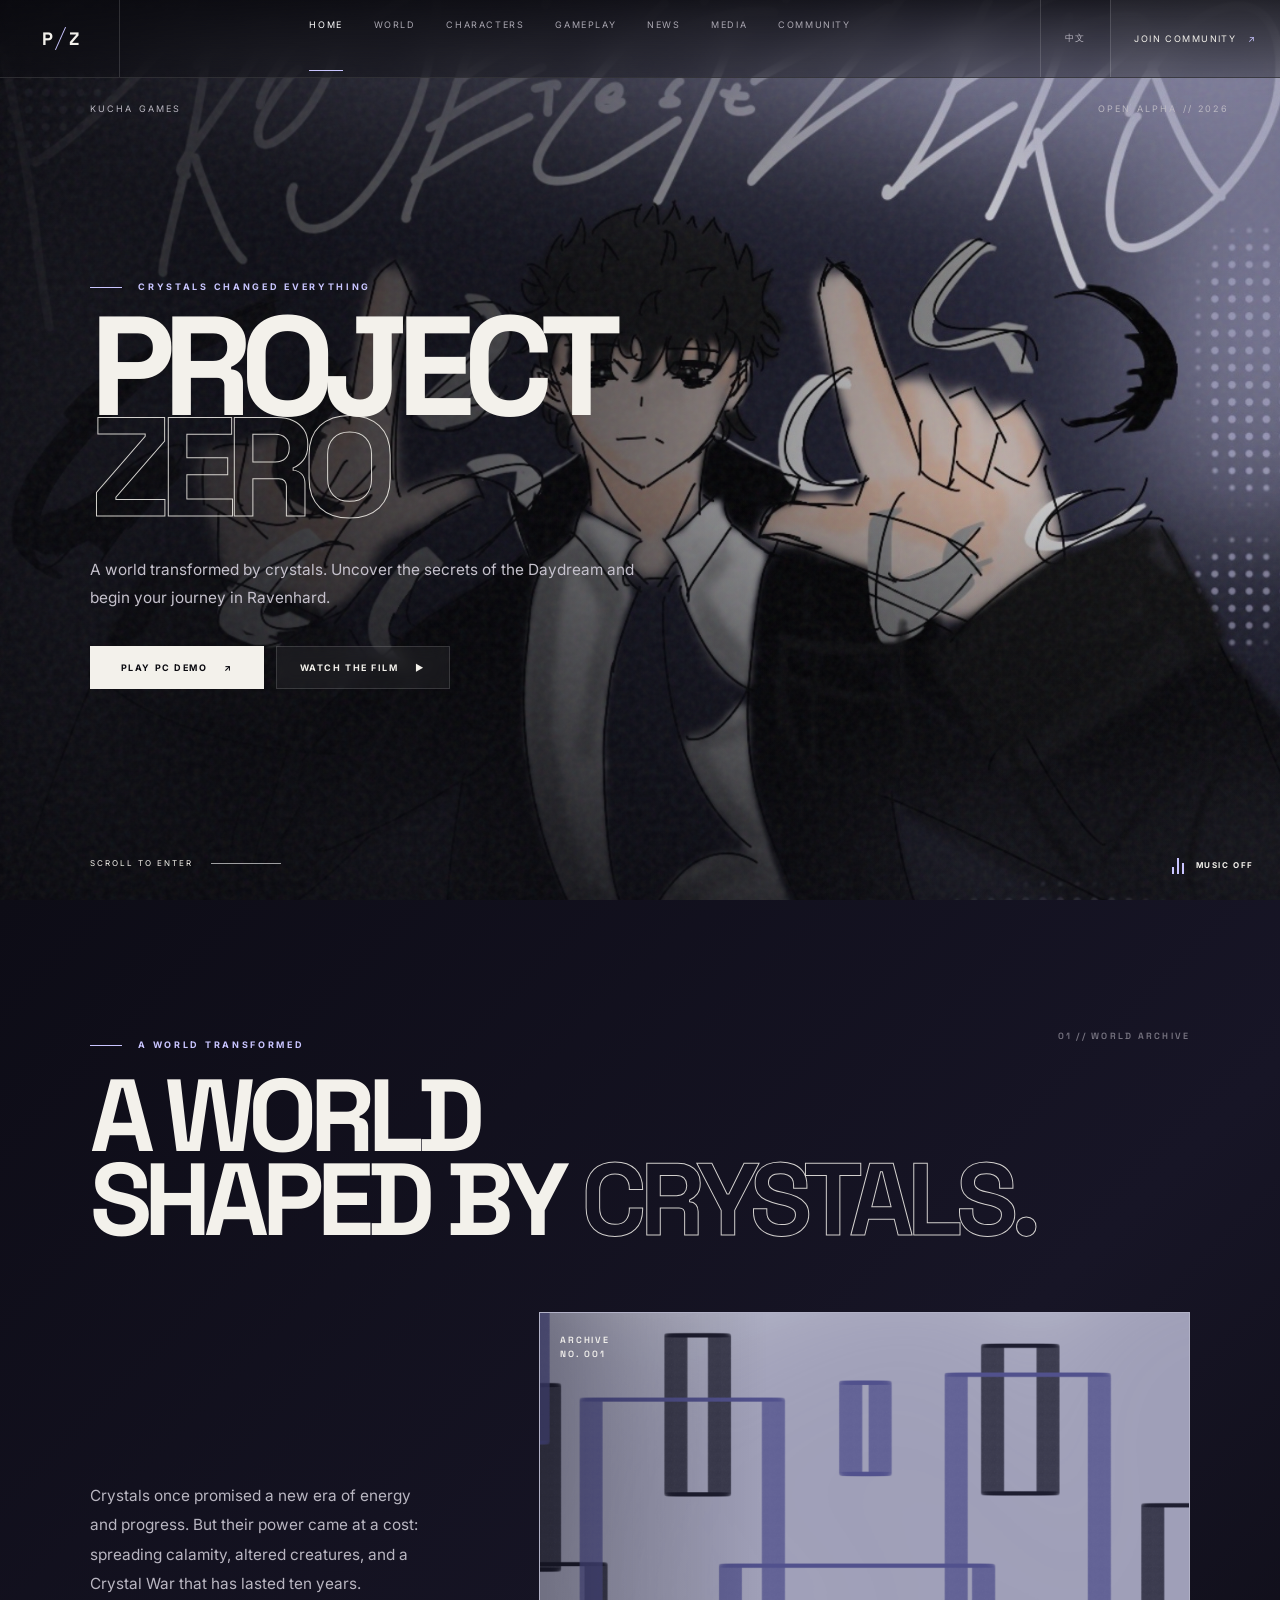
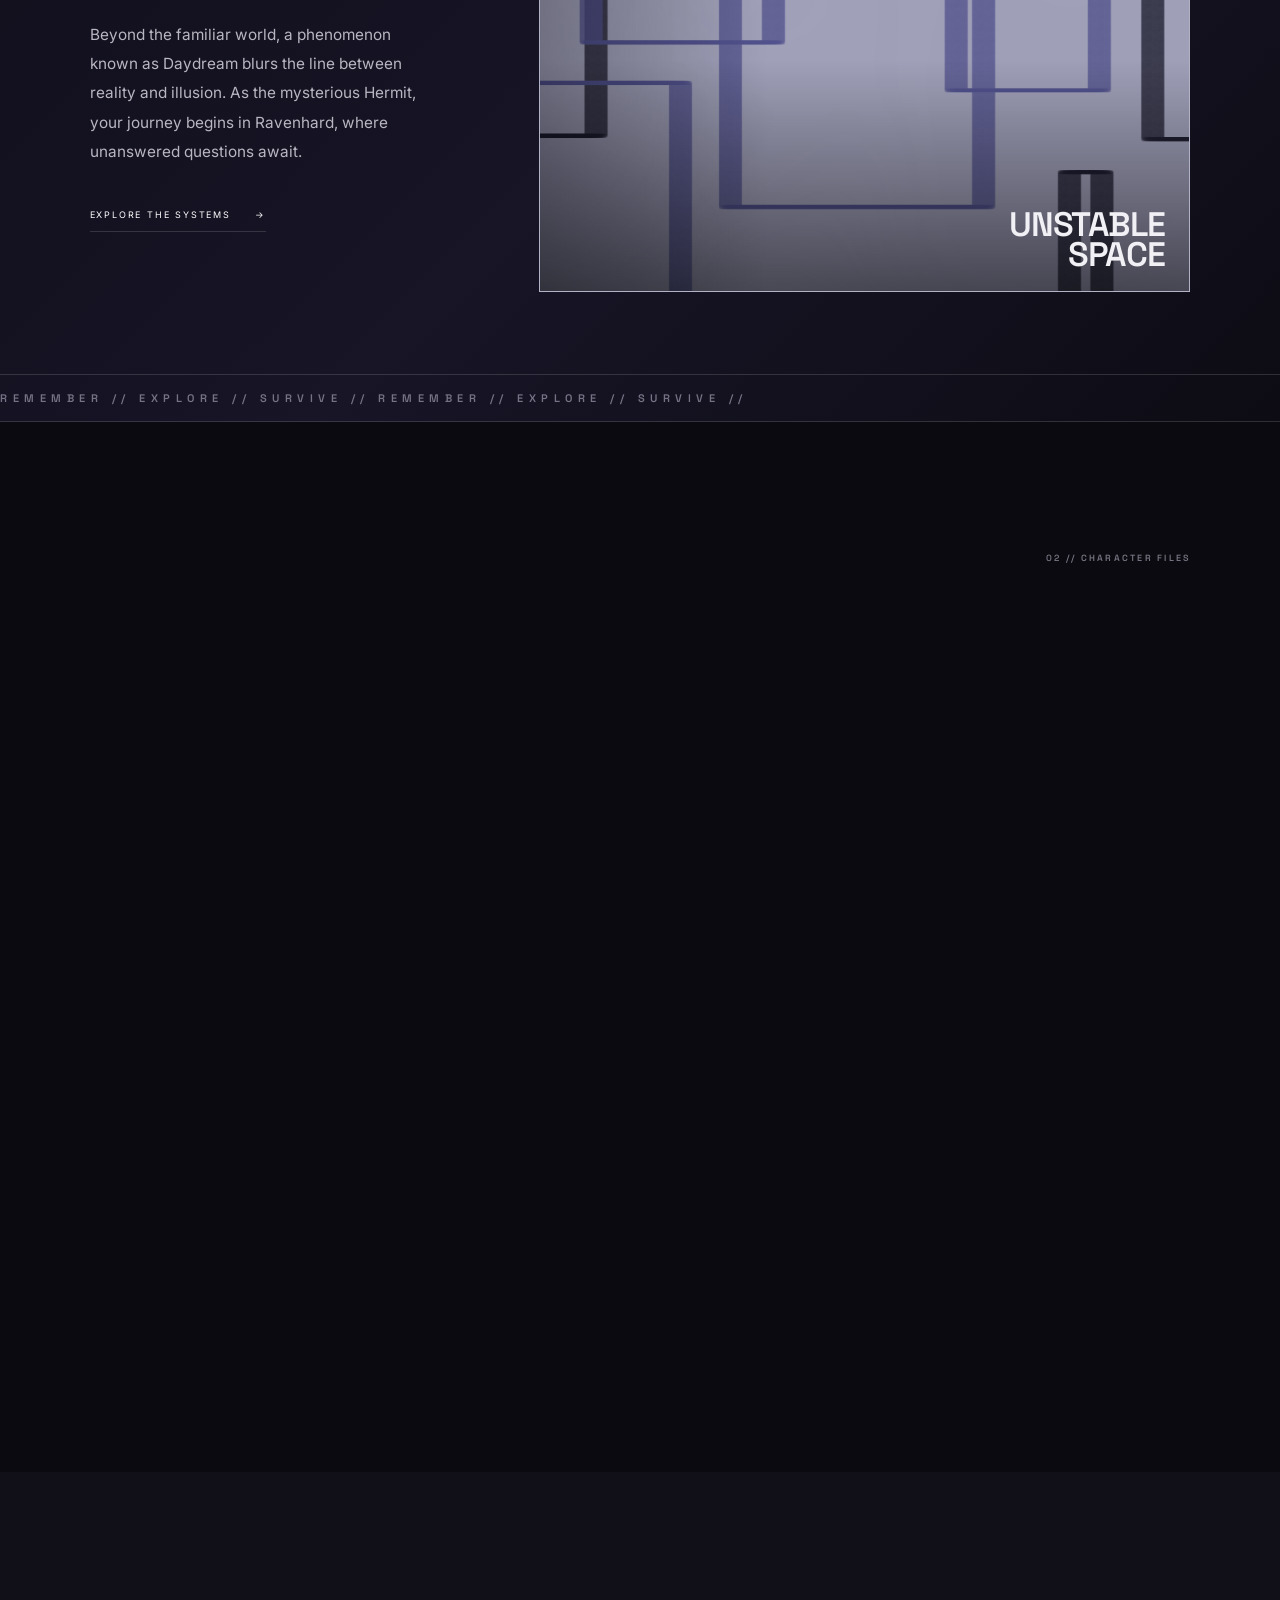
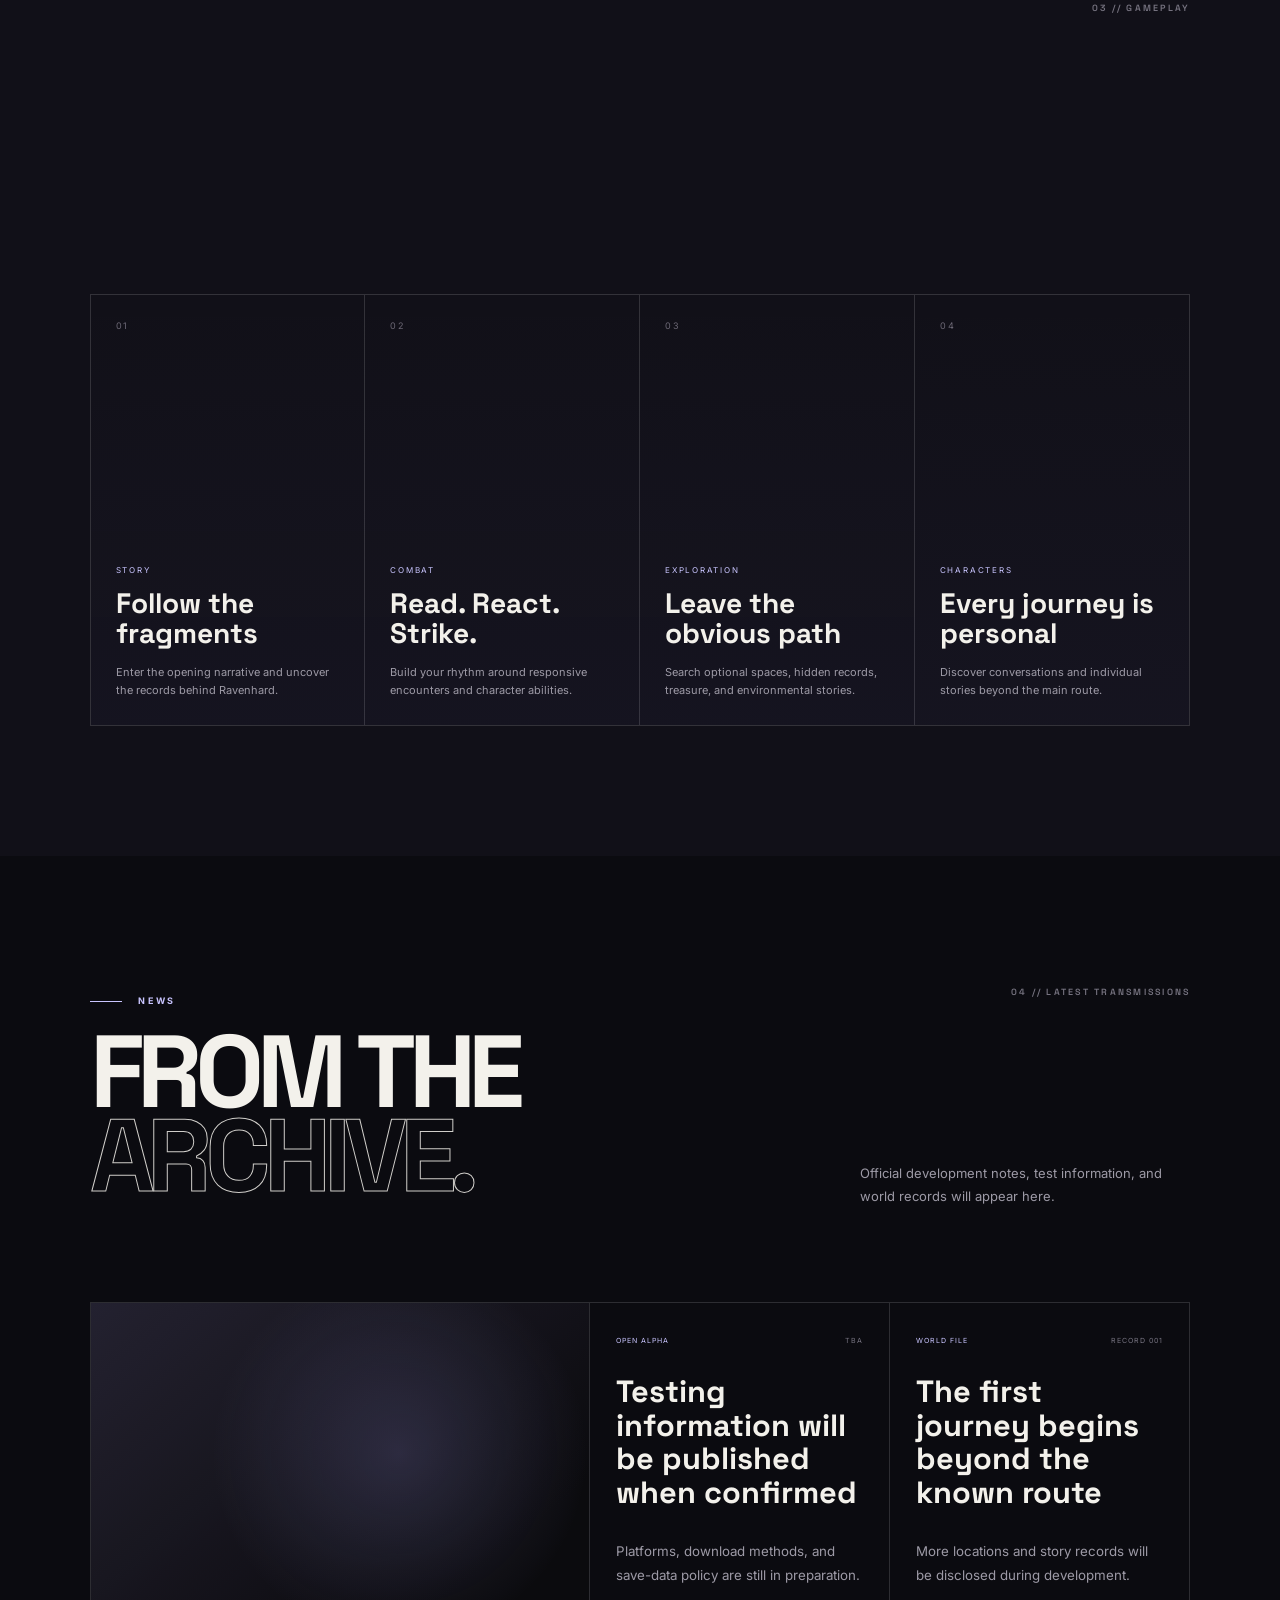
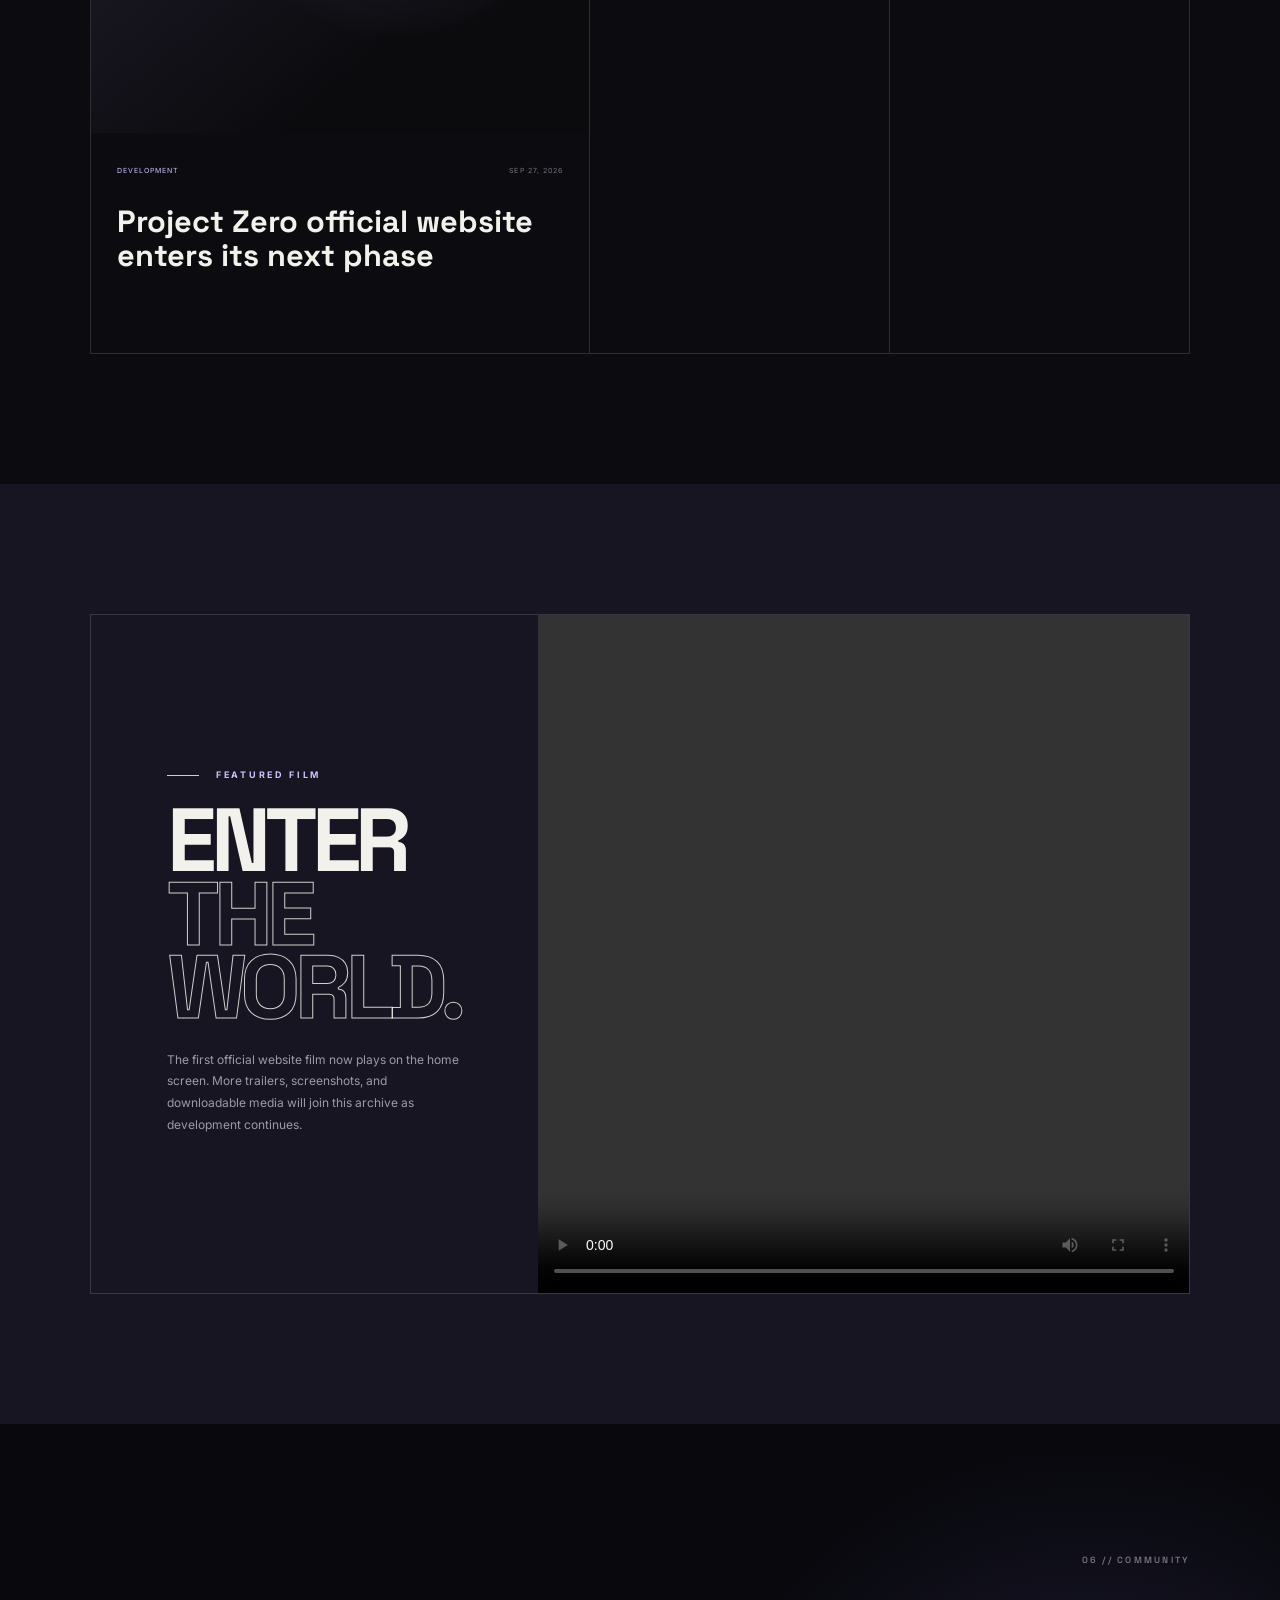
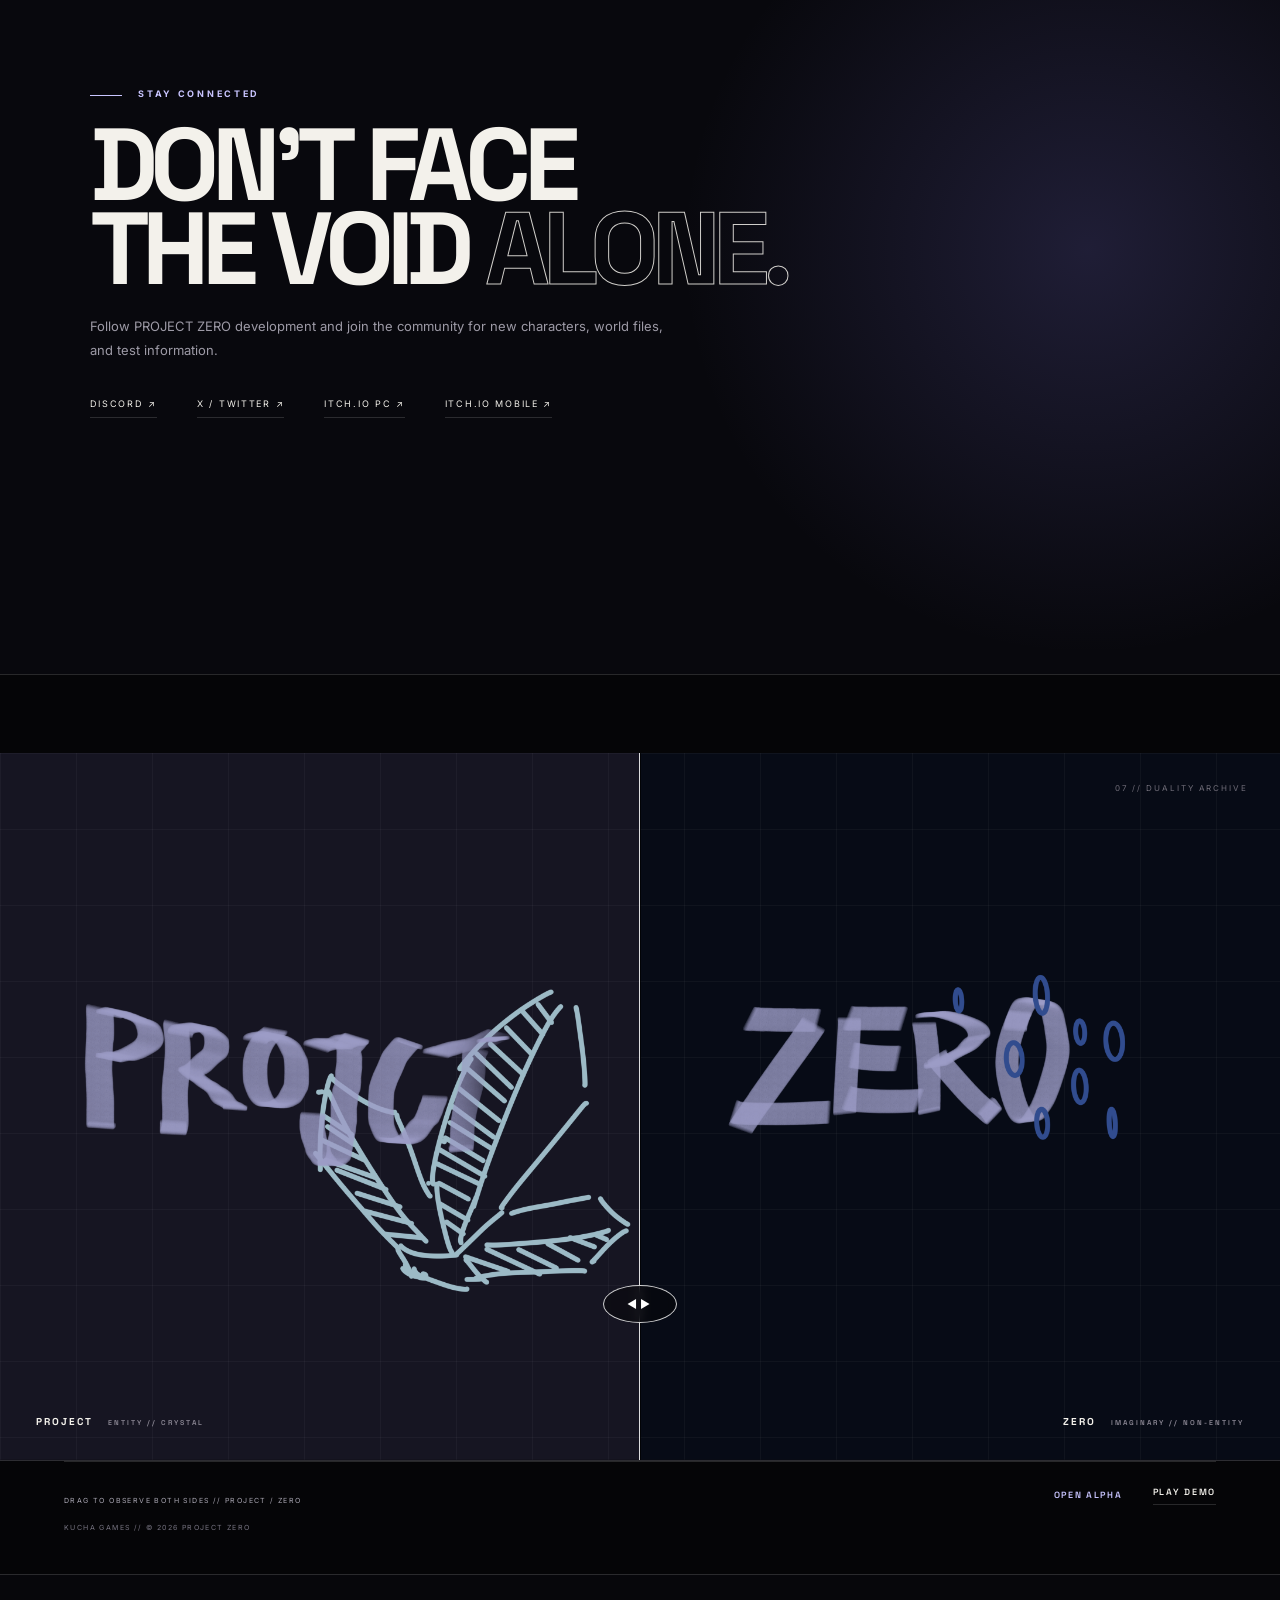
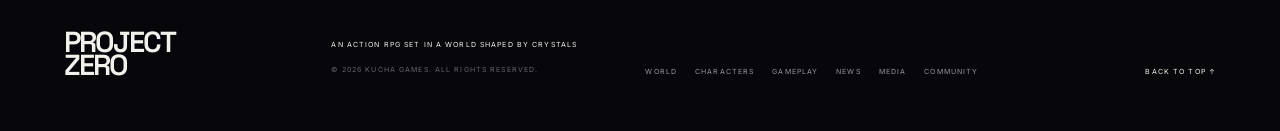
<file: index.html>
<!DOCTYPE html>

<html lang="en">
<head>
<meta charset="utf-8"/><meta content="width=device-width, initial-scale=1" name="viewport"/>
<meta content="PROJECT ZERO is an action RPG set in a world shaped by crystals, war, and the mysterious Daydream. Discover its story, characters, and playable demo." name="description"/><meta content="PROJECT ZERO — Official Website" property="og:title"/><meta content="A world transformed by crystals. Discover PROJECT ZERO, its characters, story, and demo." property="og:description"/><meta content="website" property="og:type"/><meta content="https://kucha-5.github.io/Project-Zero-websites/assets/images/project-zero-alpha.jpeg" property="og:image"/><meta content="#08080d" name="theme-color"/>
<title>PROJECT ZERO - KUCHA GAMES</title>
<link href="https://kucha-5.github.io/Project-Zero-websites/" rel="canonical"/>
<meta content="index, follow, max-image-preview:large" name="robots"/>
<meta content="https://kucha-5.github.io/Project-Zero-websites/" property="og:url"/>
<meta content="PROJECT ZERO" property="og:site_name"/>
<meta content="summary_large_image" name="twitter:card"/>
<script type="application/ld+json">{"@context":"https://schema.org","@type":"VideoGame","name":"PROJECT ZERO","url":"https://kucha-5.github.io/Project-Zero-websites/","description":"An action RPG set in a world transformed by crystals, war, and the mysterious Daydream.","image":"https://kucha-5.github.io/Project-Zero-websites/assets/images/project-zero-alpha.jpeg","publisher":{"@type":"Organization","name":"KUCHA GAMES"},"genre":"Action RPG","inLanguage":["en","zh-CN"]}</script>
<link href="https://fonts.googleapis.com" rel="preconnect"/><link crossorigin="" href="https://fonts.gstatic.com" rel="preconnect"/>
<link href="https://fonts.googleapis.com/css2?family=Inter:wght@400;500;600;700&amp;family=Space+Grotesk:wght@500;600;700&amp;display=swap" rel="stylesheet"/><link href="style.css" rel="stylesheet"/>
</head>
<body>
<div aria-label="Loading Project Zero" class="loader" id="loader"><div class="loader__brand">PROJECT ZERO</div><div class="loader__row"><span id="loaderCount">00</span><small>%</small></div><div class="loader__track"><span id="loaderBar"></span></div><p data-i18n="loading">INITIALIZING WORLD DATA</p></div>
<header class="site-header" id="siteHeader">
<a aria-label="Project Zero home" class="brand" href="#home"><span>P</span><i></i><span>Z</span></a>
<button aria-controls="siteNav" aria-expanded="false" aria-label="Open navigation menu" class="menu-button" id="menuButton" type="button"><span></span><span></span></button>
<nav aria-label="Primary navigation" class="site-nav" id="siteNav"><a class="active" href="#home">HOME</a><a href="#world">WORLD</a><a href="#characters">CHARACTERS</a><a href="#gameplay">GAMEPLAY</a><a href="#news">NEWS</a><a href="#media">MEDIA</a><a href="#community">COMMUNITY</a></nav>
<button aria-label="Switch language" class="lang-toggle" id="langToggle" type="button">中文</button><a class="header-cta" data-i18n="joinCommunity" href="https://discord.gg/aDnC7EwNg" rel="noopener" target="_blank">JOIN COMMUNITY <span>↗</span></a>
</header>
<main>
<section aria-labelledby="home-title" class="hero" id="home">
<div aria-hidden="true" class="hero__poster"></div><video autoplay="" class="hero__video" id="heroVideo" loop="" muted="" playsinline="" poster="assets/images/project-zero-alpha.jpeg" preload="metadata"><source src="assets/videos/home-bg.mp4" type="video/mp4"/></video><audio id="backgroundMusic" loop="" preload="metadata"><source src="assets/audio/dystopian-boss-battle.mp3" type="audio/mpeg"/></audio><div class="hero__veil"></div><div class="grain"></div>
<div class="hero__meta"><span>KUCHA GAMES</span><span data-i18n="alpha">OPEN ALPHA // 2026</span></div>
<div class="hero__content reveal"><p class="kicker" data-i18n="heroKicker"><span></span> CRYSTALS CHANGED EVERYTHING</p><h1 id="home-title">PROJECT<br/><em>ZERO</em></h1><p class="hero__lead" data-i18n="heroLead">Trace the fragments. Face what remains. Begin a journey through a fractured world where every encounter leaves a mark.</p><div class="hero__actions"><a class="button button--light" data-i18n="playPc" href="https://kucha11451.itch.io/project-zero" rel="noopener" target="_blank">PLAY PC DEMO <span>↗</span></a><a class="button button--glass" data-i18n="watchFilm" href="#media">WATCH THE FILM <span>▶</span></a></div></div>
<a class="scroll-cue" href="#world"><span data-i18n="scroll">SCROLL TO ENTER</span><i></i></a><button aria-pressed="false" class="sound-toggle" id="soundToggle" type="button"><span class="sound-bars"><i></i><i></i><i></i></span><b data-i18n="soundLabel">SOUND OFF</b></button>
</section>
<section aria-labelledby="world-title" class="section world" id="world">
<div class="section-code" data-i18n="worldCode">01 // WORLD ARCHIVE</div><div class="section-heading reveal"><p class="kicker" data-i18n="worldKicker"><span></span> A WORLD TRANSFORMED</p><h2 id="world-title" lang="zh-CN">A WORLD<br/>SHAPED BY <em>CRYSTALS.</em></h2></div>
<div class="world__grid"><article class="world__copy reveal"><p>Crystals once promised a new era of energy and progress. But their power came at a cost: spreading calamity, altered creatures, and a Crystal War that has lasted ten years.</p><p>Beyond the familiar world, a phenomenon known as Daydream blurs the line between reality and illusion. As the mysterious Hermit, your journey begins in Ravenhard, where unanswered questions await.</p><a class="text-link" data-i18n="worldLink" href="#gameplay">EXPLORE THE SYSTEMS <span>→</span></a></article><div aria-label="错位交叠的矩形构成 Project Zero 的不稳定世界" class="world__visual world__fracture reveal" role="img"><img alt="紫灰空间中交错重叠的黑色与蓝紫色矩形" src="assets/images/world-fracture.png"/><span data-i18n="archiveNum">ARCHIVE<br/>NO. 001</span><strong data-i18n="unstable">UNSTABLE<br/>SPACE</strong></div></div><div aria-hidden="true" class="marquee"><div data-i18n="marquee">REMEMBER // EXPLORE // SURVIVE // REMEMBER // EXPLORE // SURVIVE //</div></div>
</section>
<section aria-labelledby="characters-title" class="section characters" id="characters">
<div class="section-code" data-i18n="charactersCode">02 // CHARACTER FILES</div><div class="characters__heading reveal"><p class="kicker" data-i18n="charactersKicker"><span></span> CURRENTLY DISCLOSED</p><h2 id="characters-title">MEET THE<br/><em>WANDERERS.</em></h2><p data-i18n="charactersIntro">Meet the characters revealed so far.</p></div>
<div class="character-showcase reveal" id="characterShowcase"><div class="character-art-wrap"><div class="character-index" id="characterIndex">01 / 04</div><img alt="Official portrait of The Hermit" class="character-art" id="characterArt" src="assets/images/characters/hermit.png"/><div aria-label="Live in-game character model" class="model-card"><span data-i18n="modelLabel">IN-GAME MODEL</span><div class="model-canvas-wrap"><canvas aria-label="Animated in-game character model" height="250" id="characterModel" width="270"></canvas><small data-i18n="renderLabel">LIVE GAME RENDER</small></div></div></div><article class="character-profile"><p class="character-file" id="characterFile">FILE // 00-H</p><h3 id="characterName">THE<br/>HERMIT</h3><p class="character-cn" id="characterCn" lang="zh-CN">隐者</p><p class="character-quote" id="characterQuote">“The road remembers what I cannot.”</p><dl class="character-data"><div><dt data-i18n="characterField0">ROLE</dt><dd id="characterRole">WANDERER</dd></div><div><dt data-i18n="characterField1">STATUS</dt><dd id="characterStatus">PLAYABLE</dd></div><div><dt data-i18n="characterField2">AFFILIATION</dt><dd id="characterAffiliation">UNKNOWN</dd></div><div><dt data-i18n="characterField3">RECORD</dt><dd id="characterRecord">OPEN ALPHA</dd></div></dl><p class="character-bio" id="characterBio">A mysterious traveler known as the Hermit arrives in Ravenhard, searching for answers about their origins.</p><div class="character-controls"><button aria-label="Previous character" id="characterPrev" type="button">←</button><div aria-label="Select character" class="character-dots" id="characterDots"></div><button aria-label="Next character" id="characterNext" type="button">→</button></div></article></div>
</section>
<section aria-labelledby="gameplay-title" class="section gameplay" id="gameplay">
<div class="section-code" data-i18n="gameplayCode">03 // GAMEPLAY</div><div class="section-heading reveal"><p class="kicker" data-i18n="gameplayKicker"><span></span> CORE EXPERIENCE</p><h2 id="gameplay-title">YOUR WAY<br/>THROUGH <em>ZERO.</em></h2></div>
<div class="gameplay-grid"><article class="feature feature--wide reveal"><span>01</span><div><p data-i18n="feature0Category">STORY</p><h3 data-i18n="feature0Title">Follow the fragments</h3><small data-i18n="feature0Desc">Enter the opening narrative and uncover the records behind Ravenhard.</small></div></article><article class="feature reveal"><span>02</span><div><p data-i18n="feature1Category">COMBAT</p><h3 data-i18n="feature1Title">Read. React. Strike.</h3><small data-i18n="feature1Desc">Build your rhythm around responsive encounters and character abilities.</small></div></article><article class="feature reveal"><span>03</span><div><p data-i18n="feature2Category">EXPLORATION</p><h3 data-i18n="feature2Title">Leave the obvious path</h3><small data-i18n="feature2Desc">Search optional spaces, hidden records, treasure, and environmental stories.</small></div></article><article class="feature feature--wide reveal"><span>04</span><div><p data-i18n="feature3Category">CHARACTERS</p><h3 data-i18n="feature3Title">Every journey is personal</h3><small data-i18n="feature3Desc">Discover conversations and individual stories beyond the main route.</small></div></article></div>
</section>
<section aria-labelledby="news-title" class="section news" id="news">
<div class="section-code" data-i18n="newsCode">04 // LATEST TRANSMISSIONS</div><div class="section-heading section-heading--row reveal"><div><p class="kicker" data-i18n="newsKicker"><span></span> NEWS</p><h2 id="news-title">FROM THE<br/><em>ARCHIVE.</em></h2></div><p data-i18n="newsIntro">Official development notes, test information, and world records will appear here.</p></div>
<div class="news-grid"><article class="news-card news-card--lead reveal"><div class="news-image"></div><div class="news-content"><p><span data-i18n="news0Cat">DEVELOPMENT</span><time data-i18n="news0Date" datetime="2026-09-27">SEP 27, 2026</time></p><h3 data-i18n="news0Title">Project Zero official website enters its next phase</h3></div></article><article class="news-card reveal"><div class="news-content"><p><span data-i18n="news1Cat">OPEN ALPHA</span><time data-i18n="news1Date">TBA</time></p><h3 data-i18n="news1Title">Testing information will be published when confirmed</h3><small data-i18n="news1Desc">Platforms, download methods, and save-data policy are still in preparation.</small></div></article><article class="news-card reveal"><div class="news-content"><p><span data-i18n="news2Cat">WORLD FILE</span><time data-i18n="news2Date">RECORD 001</time></p><h3 data-i18n="news2Title">The first journey begins beyond the known route</h3><small data-i18n="news2Desc">More locations and story records will be disclosed during development.</small></div></article></div>
</section>
<section aria-labelledby="media-title" class="section media" id="media">
<div class="section-code" data-i18n="mediaCode">05 // MEDIA</div><div class="media__stage reveal"><div class="media__copy"><p class="kicker" data-i18n="mediaKicker"><span></span> FEATURED FILM</p><h2 id="media-title">ENTER<br/><em>THE WORLD.</em></h2><p data-i18n="mediaIntro">The first official website film now plays on the home screen. More trailers, screenshots, and downloadable media will join this archive as development continues.</p></div><div class="media__frame"><video aria-label="PROJECT ZERO official showcase video" class="media__player" controls="" playsinline="" preload="metadata"><source src="assets/videos/home-bg.mp4" type="video/mp4"/></video></div></div>
</section>
<section aria-labelledby="community-title" class="section community" id="community">
<div class="community__glow"></div><div class="section-code" data-i18n="communityCode">06 // COMMUNITY</div><div class="community__content reveal"><p class="kicker" data-i18n="communityKicker"><span></span> STAY CONNECTED</p><h2 id="community-title">DON’T FACE<br/>THE VOID <em>ALONE.</em></h2><p data-i18n="communityLead">Follow PROJECT ZERO development and join the community for new characters, world files, and test information.</p><div class="community__links"><a href="https://discord.gg/aDnC7EwNg" rel="noopener" target="_blank">DISCORD <span>↗</span></a><a href="https://x.com/KUCHA11451" rel="noopener" target="_blank">X / TWITTER <span>↗</span></a><a href="https://kucha11451.itch.io/project-zero" rel="noopener" target="_blank">ITCH.IO PC <span>↗</span></a><a href="https://kucha11451.itch.io/project-zero-mobile-version" rel="noopener" target="_blank">ITCH.IO MOBILE <span>↗</span></a></div></div>
</section>
<section aria-labelledby="assemblyTitle" class="project-zero-final" id="project-zero-final">
<p class="final-code" data-i18n="dualityCode">07 // DUALITY ARCHIVE</p><h2 class="sr-only" id="assemblyTitle">Project and Zero duality archive</h2>
<div class="assembly-stage duality-stage" id="assemblyStage">
<div class="duality-pane project-piece" id="projectPiece"><img alt="PROJECT 原始美术字与晶体结构" src="assets/images/project-mark.png"/><div><b>PROJECT</b><span data-i18n="entity">ENTITY // CRYSTAL</span></div></div>
<div class="duality-pane zero-piece" id="zeroPiece"><img alt="ZERO 原始美术字与漂浮的 0" src="assets/images/zero-mark.png"/><div><b>ZERO</b><span data-i18n="imaginary">IMAGINARY // NON-ENTITY</span></div></div>
<button aria-label="Adjust PROJECT and ZERO view" aria-valuemax="92" aria-valuemin="8" aria-valuenow="50" class="duality-handle" id="dualityHandle" role="slider" type="button"><i>◀▶</i></button>
</div>
<div class="assembly-result" id="assemblyResult"><p data-i18n="dragCompare">DRAG TO OBSERVE BOTH SIDES // PROJECT / ZERO</p><div class="final-actions"><span data-i18n="finalAlpha">OPEN ALPHA</span><a data-i18n="playDemo" href="https://kucha11451.itch.io/project-zero" rel="noopener" target="_blank">PLAY DEMO</a></div><small>KUCHA GAMES // © 2026 PROJECT ZERO</small></div>
</section>
</main>
<footer><a class="footer-brand" href="#home">PROJECT<br/>ZERO</a><div><p data-i18n="footerDesc">AN ACTION RPG SET IN A WORLD SHAPED BY CRYSTALS</p><small data-i18n="copyright">© 2026 KUCHA GAMES. ALL RIGHTS RESERVED.</small></div><nav aria-label="Footer"><a data-i18n="footerNav0" href="#world">WORLD</a><a data-i18n="footerNav1" href="#characters">CHARACTERS</a><a data-i18n="footerNav2" href="#gameplay">GAMEPLAY</a><a data-i18n="footerNav3" href="#news">NEWS</a><a data-i18n="footerNav4" href="#media">MEDIA</a><a data-i18n="footerNav5" href="#community">COMMUNITY</a></nav><a class="back-top" data-i18n="backTop" href="#home">BACK TO TOP ↑</a></footer>
<script src="script.js"></script>
</body>
</html>
</file>
<file: style.css>
:root{--bg:#09090e;--panel:#111118;--ink:#f3f1eb;--muted:#9d9aa6;--line:rgba(255,255,255,.14);--accent:#c9c5ff;--accent2:#8179df;--header:78px}*{box-sizing:border-box}html{scroll-behavior:smooth}body{margin:0;background:var(--bg);color:var(--ink);font-family:Inter,Arial,sans-serif;overflow-x:hidden}a{color:inherit;text-decoration:none}button,input{font:inherit}button{color:inherit}.loader{position:fixed;inset:0;z-index:9999;background:#07070b;display:grid;place-content:center;min-width:100%;transition:opacity .7s,visibility .7s}.loader.hidden{opacity:0;visibility:hidden}.loader__brand{font:600 12px Space Grotesk;letter-spacing:.42em}.loader__row{font:700 clamp(70px,13vw,170px)/.9 Space Grotesk;letter-spacing:-.08em;margin:16px 0}.loader__row small{font-size:.16em;letter-spacing:0}.loader__track{height:2px;background:#292832;width:min(62vw,580px)}.loader__track span{display:block;height:100%;width:0;background:var(--accent);transition:width .12s}.loader p{color:var(--muted);font-size:9px;letter-spacing:.32em;margin:18px 0 0}.site-header{position:fixed;z-index:100;inset:0 0 auto;height:var(--header);display:grid;grid-template-columns:120px 1fr 170px;align-items:center;border-bottom:1px solid var(--line);background:linear-gradient(#09090ed9,#09090e62);backdrop-filter:blur(16px)}.brand{height:100%;display:flex;align-items:center;justify-content:center;gap:8px;border-right:1px solid var(--line);font:700 18px Space Grotesk;letter-spacing:-.08em}.brand i{width:1px;height:25px;background:var(--accent);transform:rotate(24deg)}.site-nav{height:100%;display:flex;align-items:center;justify-content:center;gap:clamp(20px,2.4vw,46px)}.site-nav a{position:relative;font-size:9px;letter-spacing:.18em;color:#aaa7b1;transition:color .25s}.site-nav a:after{content:"";position:absolute;left:0;right:100%;bottom:-12px;height:1px;background:var(--accent);transition:right .25s}.site-nav a:hover,.site-nav a.active{color:white}.site-nav a.active:after{right:0}.header-cta{height:100%;border:0;border-left:1px solid var(--line);background:rgba(255,255,255,.04);font-size:9px;letter-spacing:.16em;cursor:pointer}.header-cta span{margin-left:12px;color:var(--accent)}.menu-button{display:none}.hero{position:relative;height:100svh;min-height:700px;display:flex;align-items:center;padding:calc(var(--header) + 6vh) clamp(28px,7vw,118px) 8vh;overflow:hidden}.hero__poster,.hero__video,.hero__veil,.grain{position:absolute;inset:0}.hero__poster{background:url('assets/images/project-zero-alpha.jpeg') center/cover no-repeat;transform:scale(1.02)}.hero__video{width:100%;height:100%;object-fit:cover;opacity:0;transition:opacity 1s}.hero__video.ready{opacity:1}.hero__veil{background:linear-gradient(90deg,rgba(6,6,11,.94) 0%,rgba(6,6,11,.65) 42%,rgba(6,6,11,.2) 76%),linear-gradient(0deg,rgba(6,6,11,.78),transparent 46%)}.grain{opacity:.1;pointer-events:none;background-image:url("data:image/svg+xml,%3Csvg viewBox='0 0 160 160' xmlns='http://www.w3.org/2000/svg'%3E%3Cfilter id='n'%3E%3CfeTurbulence type='fractalNoise' baseFrequency='.8' numOctaves='3' stitchTiles='stitch'/%3E%3C/filter%3E%3Crect width='100%25' height='100%25' filter='url(%23n)' opacity='.7'/%3E%3C/svg%3E")}.hero__meta{position:absolute;z-index:2;left:clamp(28px,7vw,118px);right:clamp(28px,4vw,70px);top:calc(var(--header) + 25px);display:flex;justify-content:space-between;color:#bab7c1;font-size:9px;letter-spacing:.24em}.hero__content{position:relative;z-index:2;max-width:850px}.kicker{font-size:9px;letter-spacing:.3em;color:var(--accent);font-weight:700}.kicker span{display:inline-block;width:32px;height:1px;background:currentColor;vertical-align:middle;margin-right:12px}h1,h2,h3{font-family:Space Grotesk,sans-serif}h1{font-size:clamp(82px,11vw,178px);line-height:.72;letter-spacing:-.085em;margin:24px 0 38px}h1 em,h2 em{font-style:normal;color:transparent;-webkit-text-stroke:1px rgba(243,241,235,.85)}.hero__lead{max-width:550px;color:#c5c1cc;font-size:14px;line-height:1.85}.hero__actions{display:flex;gap:12px;margin-top:34px}.button{min-width:174px;border:1px solid var(--line);padding:15px 20px;background:transparent;font-size:9px;font-weight:700;letter-spacing:.17em;cursor:pointer;text-align:center;transition:transform .25s,background .25s}.button:hover{transform:translateY(-3px)}.button--light{background:var(--ink);color:#0a0a10;border-color:var(--ink)}.button--light:hover{background:var(--accent);border-color:var(--accent)}.button--glass{background:rgba(255,255,255,.05);backdrop-filter:blur(8px)}.button span{margin-left:13px}.scroll-cue{position:absolute;z-index:2;bottom:32px;left:clamp(28px,7vw,118px);display:flex;align-items:center;gap:18px;font-size:8px;letter-spacing:.25em}.scroll-cue i{width:70px;height:1px;background:rgba(255,255,255,.6)}.sound-toggle{position:absolute;z-index:2;right:clamp(28px,4vw,70px);bottom:29px;display:flex;align-items:center;gap:12px;background:transparent;border:0;font-size:8px;letter-spacing:.2em;cursor:pointer}.sound-bars{height:18px;display:flex;align-items:end;gap:3px}.sound-bars i{width:2px;background:var(--accent);animation:sound 1s ease-in-out infinite}.sound-bars i:nth-child(1){height:40%}.sound-bars i:nth-child(2){height:90%;animation-delay:.18s}.sound-bars i:nth-child(3){height:60%;animation-delay:.32s}@keyframes sound{50%{height:25%}}.section{position:relative;min-height:100vh;padding:130px clamp(28px,7vw,118px);overflow:hidden}.section-code{position:absolute;top:130px;right:clamp(28px,7vw,118px);font:600 9px Space Grotesk;letter-spacing:.25em;color:#777481}.section-heading{max-width:1000px}.section-heading h2,.characters__heading h2,.community h2,.media h2,.register-dialog h2{font-size:clamp(58px,8vw,126px);line-height:.82;letter-spacing:-.07em;margin:24px 0}.section-heading--row{display:flex;align-items:end;justify-content:space-between;max-width:none}.section-heading--row>p{max-width:330px;color:var(--muted);line-height:1.8;font-size:13px}.world{background:linear-gradient(135deg,#0d0c16,#171526 60%,#0d0c14)}.world__grid{display:grid;grid-template-columns:.8fr 1.5fr;gap:8vw;align-items:end;margin-top:70px}.world__copy{padding-bottom:60px;color:#b9b6c1;font-size:14px;line-height:1.9}.world__copy p{margin:0 0 22px}.text-link{display:inline-flex;gap:24px;color:white;margin-top:18px;padding-bottom:8px;border-bottom:1px solid var(--line);font-size:9px;letter-spacing:.2em}.world__visual{position:relative;min-height:580px;background:linear-gradient(0deg,rgba(8,8,12,.9),transparent 60%),linear-gradient(90deg,rgba(17,15,28,.5),transparent);border:1px solid var(--line);filter:saturate(.7)}.world__visual span{position:absolute;top:20px;left:20px;font:600 9px/1.6 Space Grotesk;letter-spacing:.2em}.world__visual strong{position:absolute;right:25px;bottom:20px;text-align:right;font:600 34px/.9 Space Grotesk;letter-spacing:-.04em}.marquee{position:absolute;left:0;right:0;bottom:0;border-block:1px solid var(--line);overflow:hidden;padding:16px 0;color:#777386;font:600 11px Space Grotesk;letter-spacing:.5em;white-space:nowrap}.marquee div{animation:marquee 22s linear infinite}@keyframes marquee{to{transform:translateX(-35%)}}.characters{background:#0a0a10;padding-bottom:100px}.characters__heading{position:absolute;z-index:3;top:135px;left:clamp(28px,7vw,118px);max-width:520px}.characters__heading h2{font-size:clamp(55px,6.8vw,105px)}.characters__heading>p:last-child{color:var(--muted);font-size:11px;line-height:1.6}.character-showcase{min-height:820px;display:grid;grid-template-columns:minmax(0,1.5fr) minmax(330px,.7fr);gap:5vw;align-items:end}.character-art-wrap{position:relative;height:800px;margin-left:22vw;overflow:hidden;border-left:1px solid var(--line);border-bottom:1px solid var(--line);background:radial-gradient(circle at 54% 45%,rgba(139,130,223,.18),transparent 48%)}.character-art-wrap:after{content:"";position:absolute;inset:0;background:linear-gradient(0deg,#0a0a10 0%,transparent 25%),linear-gradient(90deg,transparent 65%,#0a0a10);pointer-events:none}.character-art{width:100%;height:100%;object-fit:contain;object-position:center bottom;transition:opacity .2s,transform .45s}.switching .character-art{opacity:0;transform:translateX(-18px)}.character-index{position:absolute;z-index:2;top:18px;right:20px;font:600 9px Space Grotesk;letter-spacing:.22em}.model-card{position:absolute;z-index:4;left:18px;bottom:18px;width:155px;padding:10px;background:rgba(9,9,14,.86);border:1px solid var(--line);backdrop-filter:blur(12px)}.model-card>span{font-size:7px;letter-spacing:.19em;color:#c2bfca}.model-placeholder{height:120px;margin-top:9px;display:flex;flex-direction:column;align-items:center;justify-content:center;border:1px dashed rgba(255,255,255,.24);background:linear-gradient(135deg,rgba(201,197,255,.09),transparent)}.model-placeholder b{font:600 30px Space Grotesk;color:var(--accent)}.model-placeholder small{font-size:6px;letter-spacing:.17em;color:var(--muted);margin-top:8px}.character-profile{padding:0 0 38px;transition:opacity .2s,transform .35s}.switching .character-profile{opacity:.2;transform:translateX(12px)}.character-file{font-size:8px;letter-spacing:.24em;color:var(--accent)}.character-profile h3{font-size:clamp(55px,6vw,92px);line-height:.78;letter-spacing:-.07em;margin:22px 0 25px}.character-quote{color:#d0cdd7;font:500 18px/1.5 Space Grotesk}.character-data{border-top:1px solid var(--line);margin:28px 0}.character-data div{display:grid;grid-template-columns:1fr 1.6fr;border-bottom:1px solid var(--line);padding:11px 0}.character-data dt{color:#777481;font-size:7px;letter-spacing:.2em}.character-data dd{margin:0;font-size:8px;letter-spacing:.18em}.character-bio{color:var(--muted);font-size:12px;line-height:1.85}.character-controls{display:flex;align-items:center;justify-content:space-between;margin-top:32px}.character-controls>button{width:46px;height:46px;border:1px solid var(--line);background:transparent;cursor:pointer}.character-dots{display:flex;gap:9px}.character-dots button{width:28px;height:2px;padding:0;border:0;background:#393743;cursor:pointer}.character-dots button.active{background:var(--accent)}.gameplay{background:#111018}.gameplay-grid{display:grid;grid-template-columns:repeat(4,1fr);margin-top:80px;border:1px solid var(--line)}.feature{min-height:430px;padding:25px;border-right:1px solid var(--line);position:relative;display:flex;align-items:end;background:linear-gradient(180deg,transparent,rgba(129,121,223,.04));transition:background .3s,transform .3s}.feature:last-child{border-right:0}.feature:hover{background:rgba(129,121,223,.12);transform:translateY(-8px)}.feature>span{position:absolute;top:25px;left:25px;color:#6c6875;font-size:9px;letter-spacing:.2em}.feature p{color:var(--accent);font-size:8px;letter-spacing:.22em}.feature h3{font-size:clamp(23px,2.2vw,38px);line-height:1.05;margin:14px 0}.feature small{display:block;color:var(--muted);font-size:11px;line-height:1.7}.news{background:#0b0b10}.news-grid{display:grid;grid-template-columns:1.25fr .75fr .75fr;margin-top:80px;border:1px solid var(--line)}.news-card{min-height:420px;border-right:1px solid var(--line);display:flex;flex-direction:column}.news-card:last-child{border:0}.news-card--lead{min-height:650px}.news-image{flex:1;background:radial-gradient(circle at 62% 35%,rgba(129,121,223,.23),transparent 45%),linear-gradient(140deg,#242037,#0b0b10 70%);filter:saturate(.65)}.news-content{padding:26px}.news-content>p{display:flex;justify-content:space-between;color:#777481;font-size:7px;letter-spacing:.15em}.news-content>p span{color:var(--accent)}.news-content h3{font-size:clamp(22px,2.4vw,38px);line-height:1.1;margin:30px 0}.news-content small{color:var(--muted);line-height:1.8}.news-content a{font-size:8px;letter-spacing:.18em}.media{background:#171521}.media__stage{min-height:680px;border:1px solid var(--line);display:grid;grid-template-columns:.8fr 1.2fr}.media__copy{align-self:center;padding:clamp(35px,6vw,90px)}.media__copy h2{font-size:clamp(54px,7vw,110px)}.media__copy>p:not(.kicker){color:var(--muted);font-size:12px;line-height:1.8}.media__copy .button{margin-top:25px}.media__frame{position:relative;overflow:hidden}.media__frame:after{content:"";position:absolute;inset:0;background:linear-gradient(90deg,#171521,transparent 40%),linear-gradient(0deg,rgba(10,9,15,.5),transparent)}.media__frame img{width:100%;height:100%;object-fit:cover;filter:saturate(.75);transition:transform .7s}.media__frame:hover img{transform:scale(1.04)}.media__frame span{position:absolute;z-index:2;left:50%;top:50%;transform:translate(-50%,-50%);width:100px;height:100px;border-radius:50%;border:1px solid white;display:grid;place-content:center;text-align:center;font:600 10px/1.5 Space Grotesk;letter-spacing:.17em}.media__frame b{position:absolute;z-index:2;right:22px;bottom:22px;font-size:7px;letter-spacing:.2em}.community{min-height:850px;background:#08080d;display:flex;align-items:center}.community__glow{position:absolute;width:70vw;height:70vw;right:-20vw;background:radial-gradient(circle,rgba(125,116,218,.2),transparent 64%)}.community__content{position:relative;max-width:1000px}.community__content>p:not(.kicker){max-width:580px;color:var(--muted);line-height:1.8;font-size:13px}.community__content .button{margin-top:28px}.community__links{display:flex;gap:40px;margin-top:70px}.community__links a{font-size:9px;letter-spacing:.19em;border-bottom:1px solid var(--line);padding-bottom:8px}footer{padding:55px clamp(28px,5vw,80px);display:grid;grid-template-columns:1fr 1.2fr 2fr auto;gap:35px;align-items:end;border-top:1px solid var(--line);background:#07070b}.footer-brand{font:600 29px/.8 Space Grotesk;letter-spacing:-.07em}footer p,footer small,footer a{font-size:7px;letter-spacing:.16em}footer small{color:#65636d}footer nav{display:flex;flex-wrap:wrap;gap:18px;color:#96939e}.back-top{text-align:right}.reveal{opacity:0;transform:translateY(32px);transition:opacity .75s,transform .75s}.reveal.visible{opacity:1;transform:none}
@media(max-width:1050px){.site-header{grid-template-columns:90px 1fr 150px}.site-nav{gap:17px}.site-nav a{font-size:8px}.character-art-wrap{margin-left:16vw}.gameplay-grid{grid-template-columns:1fr 1fr}.feature{border-bottom:1px solid var(--line)}.news-grid{grid-template-columns:1fr 1fr}.news-card--lead{grid-column:1/-1}.news-card:nth-child(2){border-top:1px solid var(--line)}}
@media(max-width:760px){:root{--header:66px}.site-header{grid-template-columns:70px 1fr 130px}.menu-button{display:block;justify-self:end;margin-right:14px;width:40px;height:40px;border:0;background:transparent}.menu-button span{display:block;width:21px;height:1px;margin:6px auto;background:white}.site-nav{position:fixed;inset:var(--header) 0 auto;display:flex;height:auto;padding:28px;flex-direction:column;align-items:start;background:#0a0a0f;border-bottom:1px solid var(--line);transform:translateY(-130%);transition:transform .35s}.menu-open .site-nav{transform:none}.site-nav a{font-size:12px}.header-cta{font-size:7px}.hero{min-height:650px;align-items:end;padding-bottom:120px}.hero__meta span:last-child{display:none}h1{font-size:clamp(66px,22vw,115px)}.hero__lead{font-size:12px}.sound-toggle{display:none}.section{padding:105px 22px}.section-code{top:106px;right:22px}.section-heading h2,.characters__heading h2,.community h2{font-size:clamp(51px,15vw,80px)}.world__grid{grid-template-columns:1fr}.world__visual{min-height:450px}.characters__heading{position:relative;top:auto;left:auto}.character-showcase{display:block;min-height:0}.character-art-wrap{height:610px;margin:45px 0 0}.character-profile{padding-top:45px}.gameplay-grid{grid-template-columns:1fr}.feature{min-height:280px;border-right:0}.section-heading--row{display:block}.news-grid{grid-template-columns:1fr}.news-card--lead{min-height:560px}.news-card{min-height:300px;border-right:0;border-bottom:1px solid var(--line)}.media__stage{grid-template-columns:1fr}.media__frame{min-height:480px}.community__links{flex-wrap:wrap;gap:24px}footer{grid-template-columns:1fr 1fr}.back-top{text-align:left}.hero__actions{flex-direction:column;align-items:start}.button{width:100%}}
@media(max-width:430px){.header-cta{display:none}.site-header{grid-template-columns:70px 1fr}.model-card{width:128px}.model-placeholder{height:95px}.character-art-wrap{height:520px}.character-profile h3{font-size:58px}.media__frame{min-height:390px}footer{grid-template-columns:1fr}.register-dialog{padding:32px 22px}}
@media(prefers-reduced-motion:reduce){html{scroll-behavior:auto}*,*:before,*:after{animation-duration:.01ms!important;transition-duration:.01ms!important}}
.model-canvas-wrap{height:140px;margin-top:9px;position:relative;display:flex;align-items:center;justify-content:center;border:1px solid rgba(255,255,255,.16);background:radial-gradient(circle at 50% 60%,rgba(201,197,255,.13),transparent 60%)}.model-canvas-wrap canvas{width:100%;height:100%;display:block}.model-canvas-wrap small{position:absolute;left:7px;bottom:6px;font-size:5px;letter-spacing:.16em;color:rgba(255,255,255,.55)}@media(max-width:430px){.model-canvas-wrap{height:108px}}

/* PZ archive expansion */
.sr-only{position:absolute;width:1px;height:1px;padding:0;margin:-1px;overflow:hidden;clip:rect(0,0,0,0);white-space:nowrap;border:0}.world__fracture{overflow:hidden;background:#a5a4c8;isolation:isolate}.world__fracture img{position:absolute;inset:-3%;width:106%;height:106%;object-fit:cover;animation:fractureDrift 16s ease-in-out infinite alternate;filter:saturate(.82) contrast(1.04)}.world__fracture:after{content:"";position:absolute;inset:0;z-index:1;background:linear-gradient(90deg,rgba(13,12,22,.32),transparent 35%),linear-gradient(0deg,rgba(8,8,12,.58),transparent 40%);mix-blend-mode:multiply;pointer-events:none}.world__fracture span,.world__fracture strong{z-index:2}.world__fracture strong{color:#f1f0f7}.world__fracture:hover img{animation-duration:7s}@keyframes fractureDrift{0%{transform:translate3d(-.7%,.4%,0) scale(1.015)}48%{transform:translate3d(.35%,-.3%,0) scale(1.025)}50%{transform:translate3d(-.15%,-.3%,0) scale(1.025)}100%{transform:translate3d(.8%,-.55%,0) scale(1.018)}}
.character-cn{margin:-13px 0 20px;color:var(--accent);font:500 18px/1.2 Inter,sans-serif;letter-spacing:.35em}.model-pending{height:140px;margin-top:9px;display:flex;flex-direction:column;align-items:center;justify-content:center;border:1px solid rgba(255,255,255,.15);background:linear-gradient(90deg,transparent 49.6%,rgba(201,197,255,.13) 50%,transparent 50.4%)}.model-pending i{width:35px;height:46px;border:1px solid rgba(201,197,255,.5);position:relative;margin-bottom:13px}.model-pending i:before,.model-pending i:after{content:"";position:absolute;background:rgba(201,197,255,.45)}.model-pending i:before{height:1px;width:53px;left:-10px;top:22px}.model-pending i:after{width:1px;height:62px;top:-8px;left:16px}.model-pending b{font:600 7px Space Grotesk;letter-spacing:.2em}.model-pending small{font-size:5px;letter-spacing:.13em;color:#716e7a;margin-top:6px}
.register-dialog{width:min(720px,100%);padding:clamp(42px,7vw,88px);border-radius:0}.register-dialog h2{font-size:clamp(64px,9vw,108px);line-height:.78;margin:28px 0 36px}.register-dialog:before{content:"ARCHIVE // 000";position:absolute;right:54px;bottom:24px;color:#4d4b56;font-size:7px;letter-spacing:.2em}
.project-zero-final{--proximity:0;position:relative;min-height:100svh;padding:120px clamp(20px,5vw,72px) 70px;background:#06060a;overflow:hidden;border-top:1px solid var(--line);display:flex;flex-direction:column}.final-grid{position:absolute;inset:0;opacity:calc(.06 + var(--proximity)*.05);background-image:linear-gradient(rgba(201,197,255,.3) 1px,transparent 1px),linear-gradient(90deg,rgba(201,197,255,.3) 1px,transparent 1px);background-size:80px 80px;mask-image:linear-gradient(transparent,#000 30%,#000 75%,transparent)}.final-code{position:absolute;top:90px;right:clamp(20px,5vw,72px);font-size:8px;letter-spacing:.24em;color:#706d78}.assembly-hint{position:relative;margin:0;color:#aaa7b3;font-size:8px;letter-spacing:.25em}.assembly-hint span{display:inline-block;width:38px;height:1px;background:var(--accent);vertical-align:middle;margin-right:13px}.assembly-stage{position:relative;flex:1;min-height:520px;margin-top:38px;overflow:hidden;touch-action:none}.project-piece,.zero-piece{position:absolute;top:50%;width:min(48vw,760px);transform:translateY(-50%);will-change:transform,filter}.project-piece{left:0;transform:translateY(-50%) translateX(calc(var(--proximity)*4px));filter:drop-shadow(0 0 calc(var(--proximity)*18px) rgba(167,197,226,.18))}.zero-piece{left:0;cursor:grab;user-select:none;touch-action:none;z-index:2}.zero-piece.dragging{cursor:grabbing}.project-piece img,.zero-piece img{display:block;width:100%;height:auto;pointer-events:none}.zero-piece img{filter:drop-shadow(0 0 calc(var(--proximity)*12px) rgba(66,101,184,.28))}.project-piece:after{content:"";position:absolute;right:9%;top:57%;width:18%;height:1px;background:rgba(188,215,232,calc(var(--proximity)*.7));box-shadow:0 0 12px rgba(188,215,232,.3);transform:scaleX(var(--proximity));transform-origin:left}.assembly-stage.assembled{animation:assemblyFlash .65s ease}.assembly-stage.assembled .zero-piece img{animation:zeroSettle .5s ease}@keyframes assemblyFlash{45%{filter:brightness(1.28) contrast(1.1)}50%{transform:translateX(-2px)}54%{transform:translateX(2px)}}@keyframes zeroSettle{45%{filter:drop-shadow(0 0 22px rgba(124,199,255,.48)) brightness(1.15)}}.assembly-result{position:relative;display:grid;grid-template-columns:1fr auto;gap:18px 50px;align-items:end;border-top:1px solid var(--line);padding-top:22px;opacity:1;transform:none;transition:opacity .45s,transform .45s}.assembly-result[aria-hidden=true]{opacity:0;transform:translateY(15px);pointer-events:none}.assembly-result p,.assembly-result small{margin:0;font-size:7px;letter-spacing:.2em;color:#777481}.assembly-result small{grid-column:1/-1}.final-actions{display:flex;gap:30px;align-items:center;font:600 9px Space Grotesk;letter-spacing:.19em}.final-actions span{color:var(--accent)}.final-actions a{border-bottom:1px solid var(--line);padding-bottom:6px}
@media(max-width:760px){.world__fracture{min-height:420px}.character-cn{font-size:15px}.model-pending{height:108px}.register-dialog{padding:48px 26px}.project-zero-final{padding-top:100px}.assembly-stage{min-height:480px;margin-inline:-20px}.project-piece,.zero-piece{width:min(70vw,520px)}.assembly-hint{line-height:1.7}.assembly-result{grid-template-columns:1fr}.final-actions{flex-wrap:wrap;gap:18px}.assembly-result small{grid-column:auto}}
@media(prefers-reduced-motion:reduce){.world__fracture img{animation:none}.assembly-stage.assembled,.assembly-stage.assembled .zero-piece img{animation:none}}

/* V4 bilingual controls and duality comparison */
.site-header{grid-template-columns:120px 1fr 70px 170px}.lang-toggle{height:100%;border:0;border-left:1px solid var(--line);background:transparent;color:#bbb8c3;font-size:9px;letter-spacing:.16em;cursor:pointer}.lang-toggle:hover{color:#fff;background:rgba(255,255,255,.035)}body[data-lang=zh] .hero__lead,body[data-lang=zh] .community__content>p{font-size:15px;line-height:1.9}.model-canvas-wrap{display:flex}.model-pending{display:none}
.project-zero-final{padding:var(--header) 0 42px;min-height:100svh;background:#050507}.project-zero-final .final-code{z-index:5;top:calc(var(--header) + 22px);right:32px}.duality-stage{--split:50%;position:relative;flex:1;min-height:clamp(540px,76vh,900px);margin:0;overflow:hidden;background:#0b0b10;border-bottom:1px solid var(--line);touch-action:none}.duality-pane{position:absolute;inset:0;width:auto;top:0;transform:none;display:grid;place-items:center;overflow:hidden;will-change:clip-path}.duality-pane:before{content:"";position:absolute;inset:0;background-image:linear-gradient(rgba(255,255,255,.035) 1px,transparent 1px),linear-gradient(90deg,rgba(255,255,255,.035) 1px,transparent 1px);background-size:76px 76px}.duality-pane img{position:relative;width:min(72vw,1120px);height:min(70vh,720px);object-fit:contain;filter:none;transform:none;pointer-events:none}.duality-pane>div{position:absolute;bottom:32px;display:flex;gap:15px;align-items:baseline;font:600 10px Space Grotesk;letter-spacing:.2em}.duality-pane>div span{color:#8d8996;font-size:7px}.project-piece{background:#161522;clip-path:polygon(0 0,var(--split) 0,var(--split) 100%,0 100%)}.project-piece>div{left:36px}.project-piece:after{display:none}.zero-piece{cursor:default;background:#070b16;clip-path:polygon(var(--split) 0,100% 0,100% 100%,var(--split) 100%)}.zero-piece>div{right:36px}.zero-piece img{filter:none}.duality-handle{position:absolute;z-index:6;left:var(--split);top:0;bottom:0;width:2px;padding:0;transform:translateX(-1px);border:0;border-left:1px solid rgba(255,255,255,.85);border-right:1px solid rgba(0,0,0,.7);background:transparent;cursor:ew-resize;touch-action:none}.duality-handle:before,.duality-handle:after{content:"";position:absolute;top:0;bottom:0;width:46px}.duality-handle:before{right:0}.duality-handle:after{left:0}.duality-handle i{position:absolute;left:50%;top:78%;transform:translate(-50%,-50%);width:74px;height:38px;display:grid;place-items:center;border:1px solid rgba(255,255,255,.8);border-radius:50%;background:rgba(8,8,12,.58);color:#fff;font-style:normal;font-size:11px;letter-spacing:.25em;backdrop-filter:blur(5px)}.duality-handle:focus-visible i{outline:2px solid var(--accent);outline-offset:4px}.project-zero-final .assembly-result{margin:0 clamp(22px,5vw,72px);padding-top:24px;opacity:1;transform:none}.project-zero-final .assembly-result p{color:#aaa7b3}
@media(max-width:1050px){.site-header{grid-template-columns:90px 1fr 58px 145px}}
@media(max-width:760px){.site-header{grid-template-columns:70px 1fr 58px 118px}.lang-toggle{font-size:8px}.project-zero-final{padding-top:var(--header)}.duality-stage{min-height:70svh;margin:0}.duality-pane img{width:116vw;height:62vh}.duality-pane>div{bottom:20px;flex-direction:column;gap:6px}.project-piece>div{left:18px}.zero-piece>div{right:18px;text-align:right}.duality-handle i{top:82%;width:62px;height:34px}.project-zero-final .assembly-result{margin-inline:20px}.community__links{gap:18px}}
@media(max-width:430px){.site-header{grid-template-columns:70px 1fr 54px}.site-header .header-cta{display:none}.duality-pane img{width:132vw}.final-actions{gap:15px}}
.duality-pane img{position:absolute;top:50%;width:min(54vw,880px);height:min(68vh,700px)}.project-piece>img{left:2%;transform:translateY(-50%)}.zero-piece>img{right:2%;transform:translateY(-50%)}@media(max-width:760px){.duality-pane img{width:68vw;height:62vh}.project-piece>img{left:-4%}.zero-piece>img{right:-4%}}@media(max-width:430px){.duality-pane img{width:78vw}}

.header-cta{display:flex;align-items:center;justify-content:center;text-align:center}

/* V2 readability, keyboard accessibility, and reduced-motion refinements */
:focus-visible{outline:2px solid var(--accent);outline-offset:4px}.site-nav a,.button,.header-cta{min-height:40px}.world__copy{max-width:760px}.world__copy p{font-size:clamp(14px,1.2vw,17px);line-height:1.9}.hero__lead{font-size:clamp(14px,1.2vw,17px);line-height:1.8}.character-bio{font-size:clamp(13px,1.1vw,15px)}@media(prefers-reduced-motion:reduce){html{scroll-behavior:auto}*,*::before,*::after{animation-duration:.01ms!important;animation-iteration-count:1!important;transition-duration:.01ms!important}.reveal{opacity:1;transform:none}}@media(max-width:760px){.world__grid{gap:28px}.world__copy{padding-bottom:12px}.hero__actions{flex-wrap:wrap}.button{min-height:44px}}
/* Localized V2 cleanup: one film entry point, unique imagery, mobile audio control */
.media__player{display:block;width:100%;height:100%;min-height:480px;object-fit:contain;background:#08080d}.media__frame:after{display:none}.media__frame{display:flex;align-items:stretch;justify-content:center}.character-cn[hidden]{display:none!important}.community__links{margin-top:36px}.news-card--lead .news-content{min-height:220px}.sound-toggle{display:flex!important;bottom:25px;right:20px}.hero__actions .button{width:auto}@media(max-width:760px){.hero__actions .button{width:100%}.media__player{min-height:340px}.sound-toggle{bottom:26px;right:18px}.scroll-cue{bottom:28px}}@media(max-width:430px){.sound-toggle{font-size:7px}.scroll-cue i{width:25px}.scroll-cue{gap:8px}}
</file>
